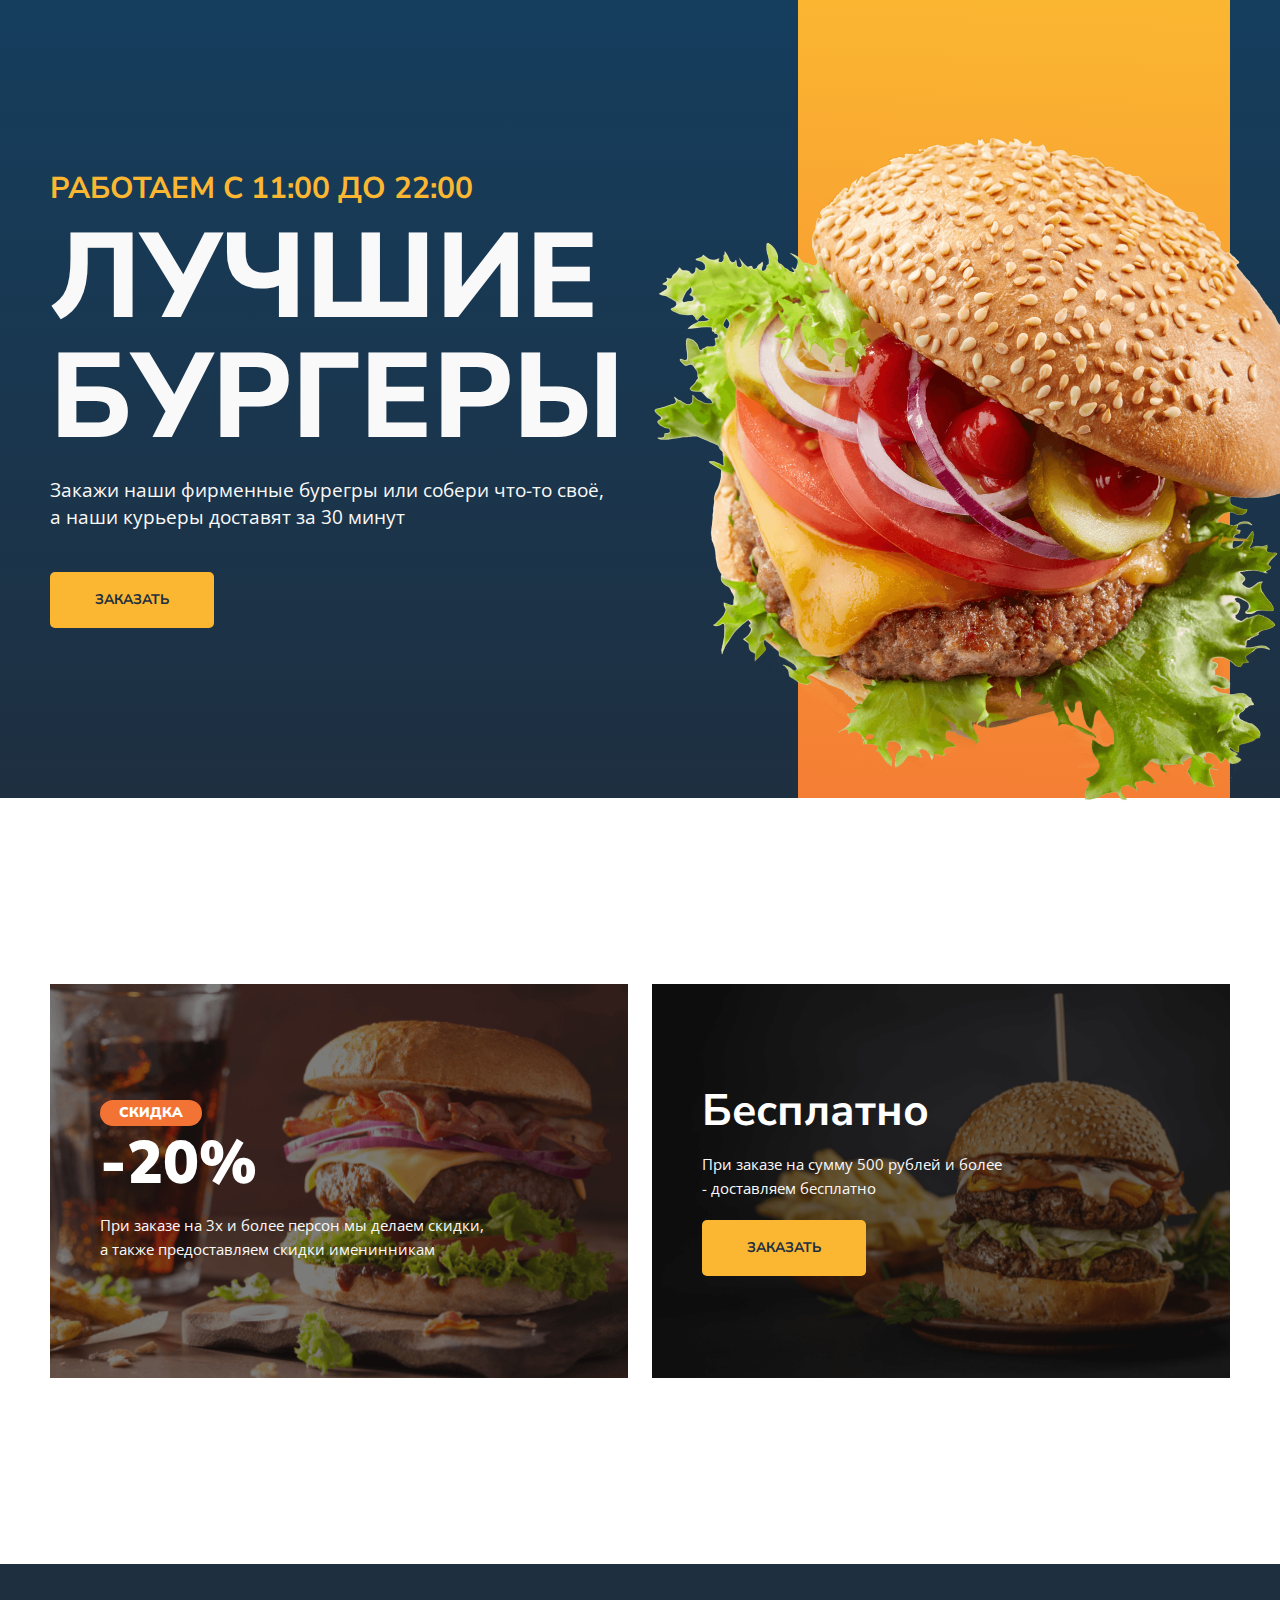
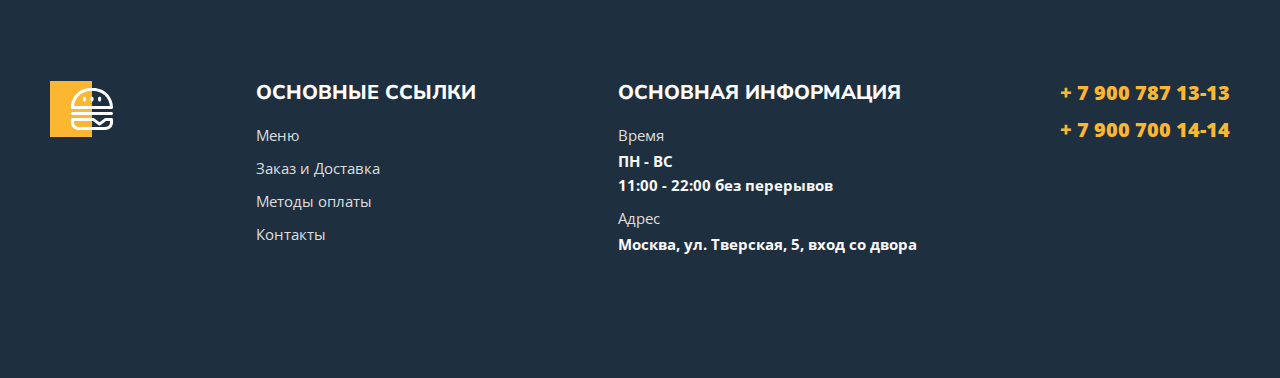
<file: index.html>
<!DOCTYPE html>
<html lang="ru">
  <head>
    <meta charset="UTF-8" />
    <meta http-equiv="X-UA-Compatible" content="IE=edge" />
    <meta name="viewport" content="width=device-width, initial-scale=1.0" />
    <title>Burgers</title>
    <link rel="preconnect" href="https://fonts.googleapis.com" />
    <link rel="preconnect" href="https://fonts.gstatic.com" crossorigin />
    <link
      href="https://fonts.googleapis.com/css2?family=Nunito+Sans:opsz,wght@6..12,600;6..12,700;6..12,800;6..12,900&family=Open+Sans:wght@400;600;700&display=swap"
      rel="stylesheet"
    />
    <link rel="stylesheet" href="styles/normalize.css" />
    <link rel="stylesheet" href="styles/main.css" />
  </head>
  <body>
    <div class="main">
      <div class="wrapper">
        <div class="content">
          <h1 class="content-title">
            <span>работаем с 11:00 до 22:00</span>
            лучшие бургеры
          </h1>
          <p class="content-text">
            Закажи наши фирменные бурегры или собери что-то своё, а&nbsp;наши
            курьеры доставят за&nbsp;30&nbsp;минут
          </p>
          <a class="content-link" href="menu.html">заказать</a>
        </div>
        <div class="visual">
          <div class="visual-bg"></div>
          <img src="images/burger.png" alt="Burger" />
        </div>
      </div>
    </div>
    <div class="promo">
      <div class="wrapper">
        <div class="promo-left">
          <p class="sale">Скидка</p>
          <p class="cost">-20%</p>
          <p class="promo-description">
            При заказе на 3х и более персон мы делаем скидки, а также
            предоставляем скидки именинникам
          </p>
        </div>
        <div class="promo-right">
          <p class="free">Бесплатно</p>
          <p class="promo-description">
            При заказе на сумму 500 рублей и более - доставляем бесплатно
          </p>
          <a href="menu.html">заказать</a>
        </div>
      </div>
    </div>
    <footer class="footer">
      <div class="container">
        <div class="footer-box">
          <div class="footer-item">
            <img class="footer-logo" src="images/logo-footer.svg" alt="Logo" />
          </div>
          <div class="footer-item">
            <h2>основные ссылки</h2>
            <ul class="footer-list">
              <li><a href="menu.html">Меню</a></li>
              <li><a href="#">Заказ и Доставка</a></li>
              <li><a href="#">Методы оплаты</a></li>
              <li><a href="#">Контакты</a></li>
            </ul>
          </div>
          <div class="footer-item">
            <h2>основная информация</h2>
            <ul class="footer-list">
              <li>
                <span>Время</span>
                ПН - ВС <br />
                11:00 - 22:00 без перерывов
              </li>
              <li>
                <span>Адрес</span>
                Москва, ул. Тверская, 5, вход со двора
              </li>
            </ul>
          </div>
          <div class="footer-tel">
            <ul class="footer-list footer-list-tel">
              <li>
                <a href="tel:+79007871313">+ 7 900 787 13-13</a>
              </li>
              <li>
                <a href="tel:+79007001414">+ 7 900 700 14-14</a>
              </li>
            </ul>
          </div>
        </div>
      </div>
    </footer>
  </body>
</html>
</file>
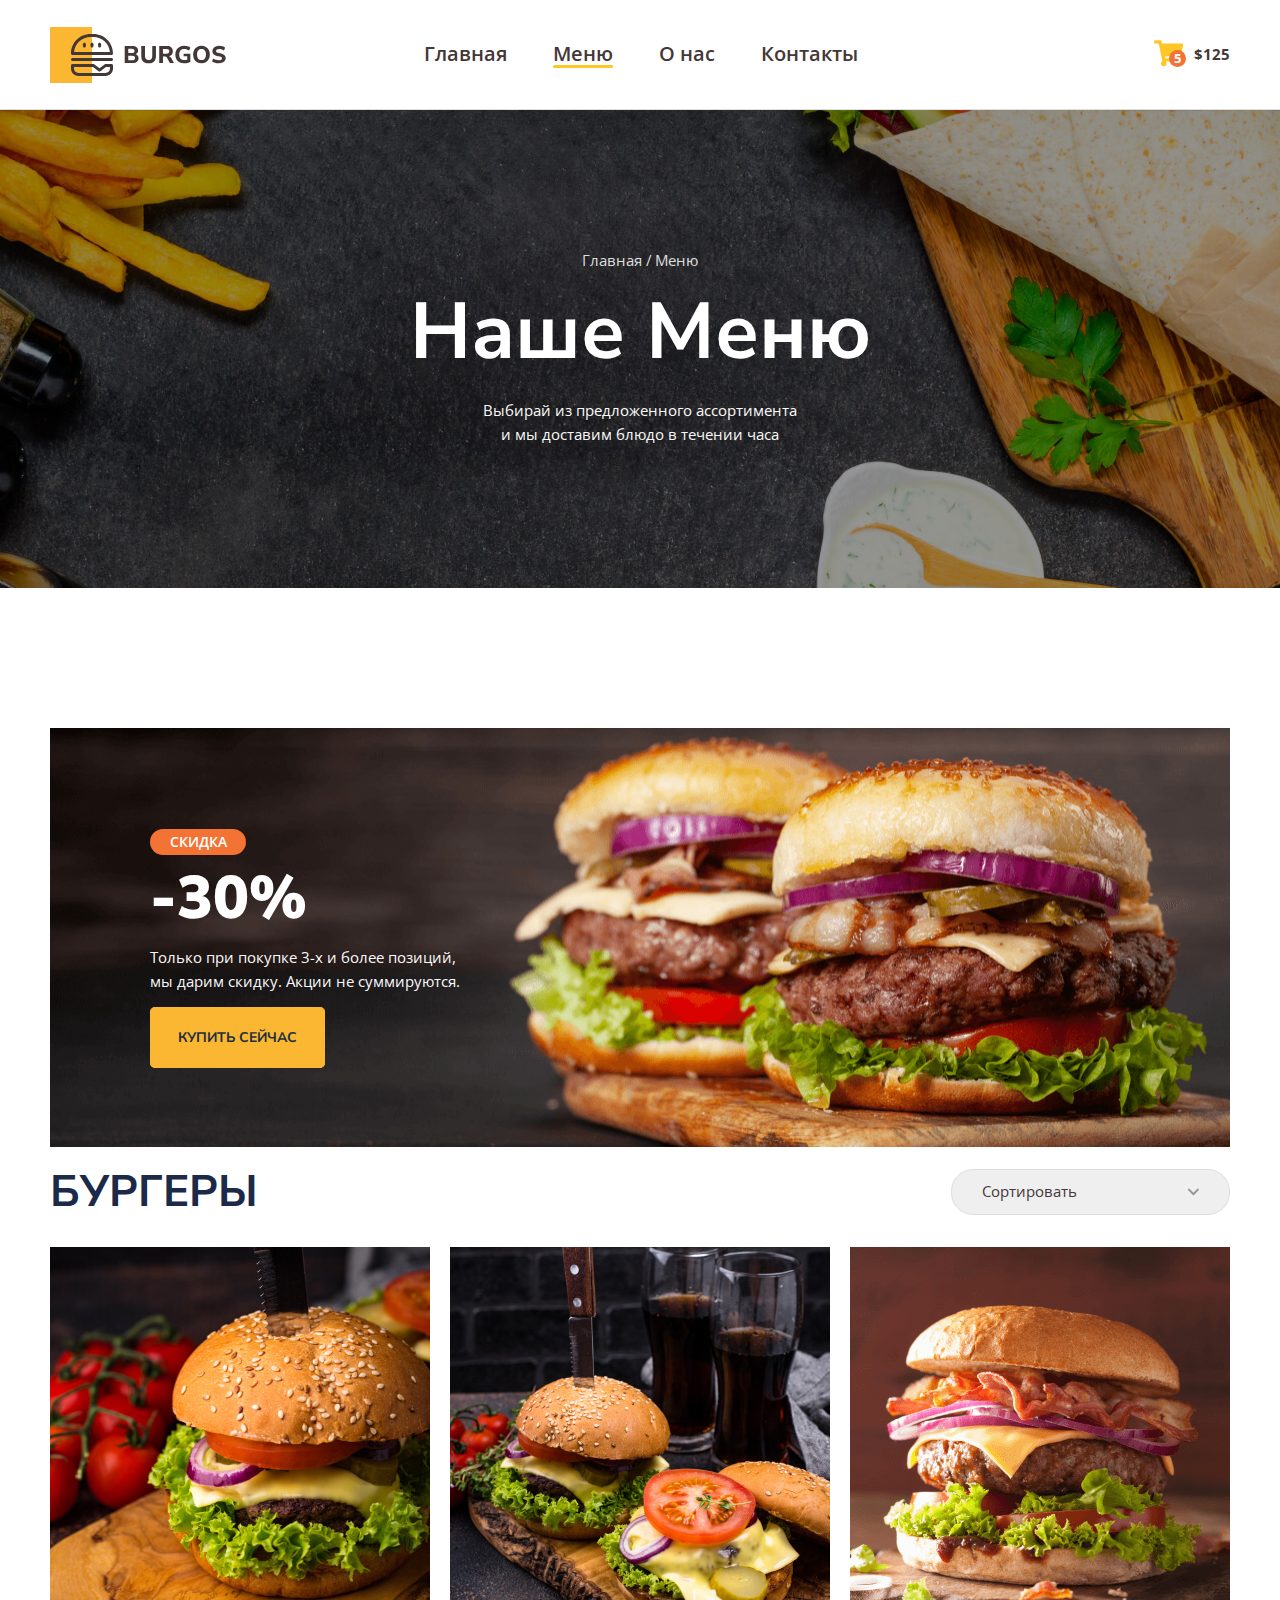
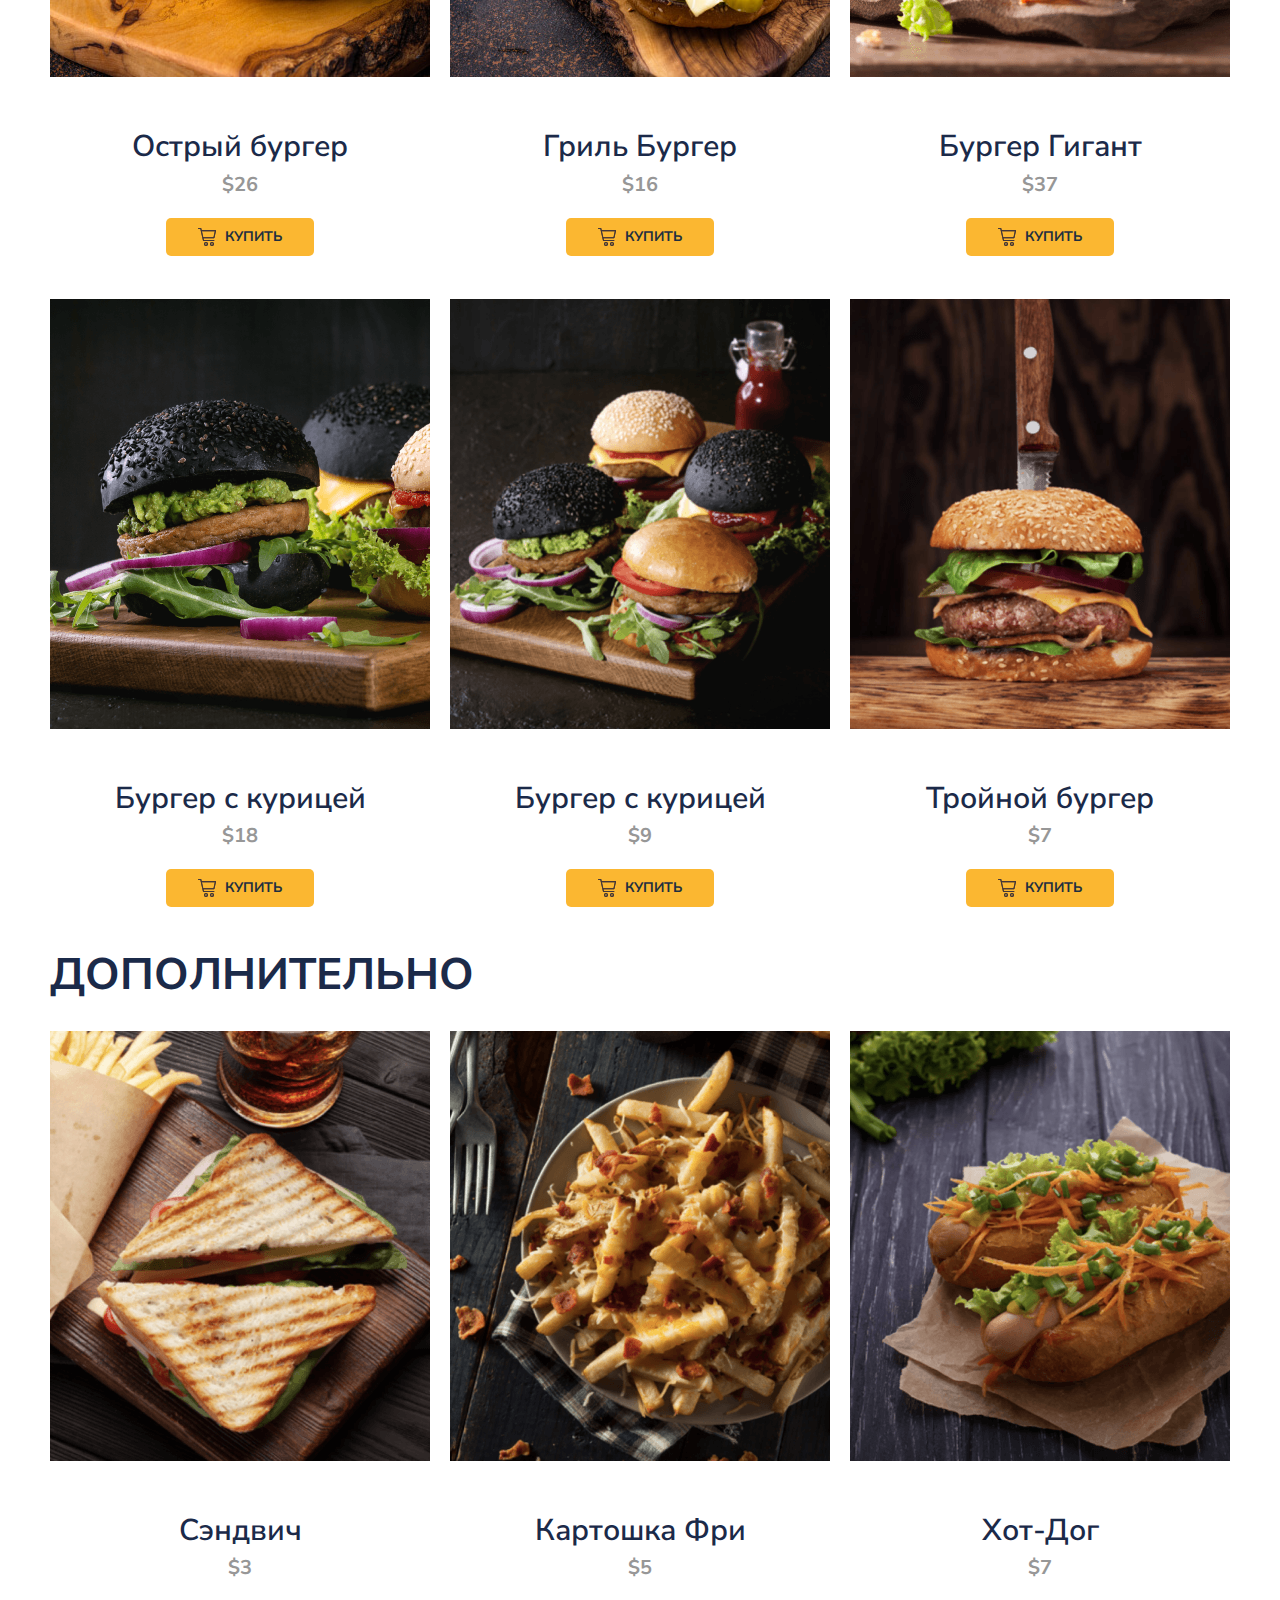
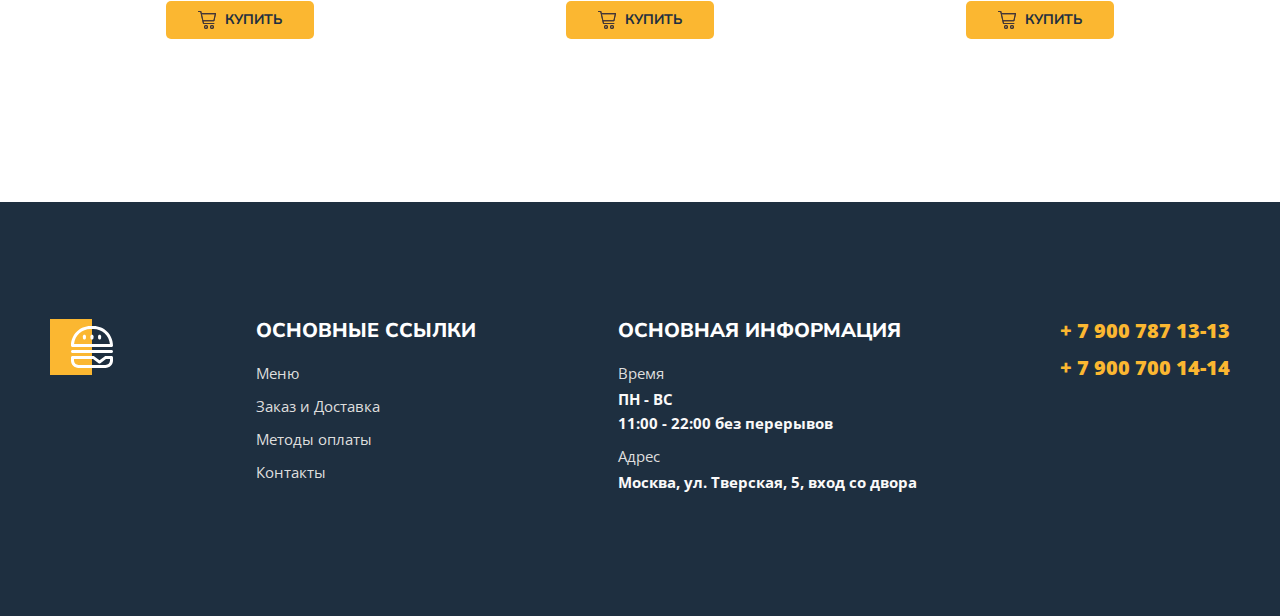
<file: menu.html>
<!DOCTYPE html>
<html lang="ru">
  <head>
    <meta charset="UTF-8" />
    <meta name="viewport" content="width=device-width, initial-scale=1.0" />
    <title>Burger</title>
    <link rel="preconnect" href="https://fonts.googleapis.com" />
    <link rel="preconnect" href="https://fonts.gstatic.com" crossorigin />
    <link
      href="https://fonts.googleapis.com/css2?family=Nunito+Sans:opsz,wght@6..12,600;6..12,700;6..12,800;6..12,900&family=Open+Sans:wght@400;600;700&display=swap"
      rel="stylesheet"
    />
    <link rel="stylesheet" href="styles/normalize.css" />
    <link rel="stylesheet" href="styles/main.css" />
    <link
      rel="apple-touch-icon"
      sizes="192x192"
      href="images/favicon/android-chrome-192x192.png"
    />
    <link
      rel="icon"
      type="image/png"
      sizes="512x512"
      href="images/favicon/android-chrome-512x512.png"
    />
    <link rel="icon" sizes="16x16" href="images/favicon/favicon.ico" />
    <link
      rel="apple-touch-icon"
      sizes="180x180"
      href="images/favicon/apple-touch-icon.png"
    />
    <link
      rel="icon"
      type="image/png"
      sizes="32x32"
      href="images/favicon/favicon-32x32.png"
    />
    <link
      rel="icon"
      type="image/png"
      sizes="16x16"
      href="images/favicon/favicon-16x16.png"
    />
    <link
      rel="mask-icon"
      href="images/favicon/safari-pinned-tab.svg"
      color="#5bbad5"
    />
    <meta name="msapplication-TileColor" content="#da532c" />
    <meta name="theme-color" content="#ffffff" />
  </head>
  <body>
    <header id="headerTop">
      <div class="container">
        <div class="header">
          <div class="header-burger">
            <button class="burger" onclick="openModal()"></button>
          </div>
          <div class="header-item">
            <a href="index.html" class="header-logo"></a>
            <nav>
              <ul class="header-nav">
                <li><a href="index.html">Главная</a></li>
                <li><a href="#" class="active"> Меню</a></li>
                <li><a href="#">О нас</a></li>
                <li><a href="#">Контакты</a></li>
              </ul>
            </nav>
          </div>
          <button type="button" class="button">
            <span class="button-item">
              <img src="images/cart.svg" alt="Корзина" />
              <span class="button-count">5</span>
            </span>
            <span class="button-text">$125</span>
          </button>
        </div>
      </div>
    </header>
    <div class="bg">
      <div class="container">
        <ul class="breadcrumbs">
          <li><a href="index.html">Главная</a></li>
          <li><a href="#">Меню</a></li>
        </ul>
        <h1 class="title">Наше Меню</h1>
        <p class="description">
          Выбирай из предложенного ассортимента и мы доставим блюдо в течении
          часа
        </p>
      </div>
    </div>
    <main>
      <div class="banner">
        <div class="container">
          <div class="banner-box">
            <h2 class="banner-title">
              <span>скидка</span>
              -30%
            </h2>
            <p class="banner-text">
              Только при покупке 3-х и более позиций, мы&nbsp;дарим скидку.
              Акции не суммируются.
            </p>
            <a href="#menuBurger" class="banner-link">купить сейчас</a>
          </div>
        </div>
      </div>
      <section class="menu" id="menuBurger">
        <div class="container">
          <div class="menu-header">
            <h2 class="menu-title">Бургеры</h2>
            <select class="menu-select">
              <option value="">Сортировать</option>
              <option value="up">По возрастанию</option>
              <option value="down">По убыванию</option>
            </select>
          </div>
          <div class="menu-grid">
            <div class="menu-grid-item">
              <div class="menu-grid-cover">
                <img src="images/menu/01.jpg" alt="Острый бургер" />
              </div>
              <p class="menu-grid-title">Острый бургер</p>
              <p class="menu-grid-price">$26</p>
              <button type="button" class="menu-grid-btn">
                <span class="menu-grid-icon">
                  <img src="images/cart-menu.svg" alt="Корзина" />
                </span>
                <span class="menu-grid-text">купить</span>
              </button>
            </div>
            <div class="menu-grid-item">
              <div class="menu-grid-cover">
                <img src="images/menu/02.jpg" alt="Гриль бургер" />
              </div>
              <p class="menu-grid-title">Гриль Бургер</p>
              <p class="menu-grid-price">$16</p>
              <button type="button" class="menu-grid-btn">
                <span class="menu-grid-icon">
                  <img src="images/cart-menu.svg" alt="Корзина" />
                </span>
                <span class="menu-grid-text">купить</span>
              </button>
            </div>
            <div class="menu-grid-item">
              <div class="menu-grid-cover">
                <img src="images/menu/03.jpg" alt="Бургер Гигант" />
              </div>
              <p class="menu-grid-title">Бургер Гигант</p>
              <p class="menu-grid-price">$37</p>
              <button type="button" class="menu-grid-btn">
                <span class="menu-grid-icon">
                  <img src="images/cart-menu.svg" alt="Корзина" />
                </span>
                <span class="menu-grid-text">купить</span>
              </button>
            </div>
            <div class="menu-grid-item">
              <div class="menu-grid-cover">
                <img src="images/menu/04.jpg" alt="Бургер с курицей" />
              </div>
              <p class="menu-grid-title">Бургер с курицей</p>
              <p class="menu-grid-price">$18</p>
              <button type="button" class="menu-grid-btn">
                <span class="menu-grid-icon">
                  <img src="images/cart-menu.svg" alt="Корзина" />
                </span>
                <span class="menu-grid-text">купить</span>
              </button>
            </div>
            <div class="menu-grid-item">
              <div class="menu-grid-cover">
                <img src="images/menu/05.jpg" alt="Бургер с курицей" />
              </div>
              <p class="menu-grid-title">Бургер с курицей</p>
              <p class="menu-grid-price">$9</p>
              <button type="button" class="menu-grid-btn">
                <span class="menu-grid-icon">
                  <img src="images/cart-menu.svg" alt="Корзина" />
                </span>
                <span class="menu-grid-text">купить</span>
              </button>
            </div>
            <div class="menu-grid-item">
              <div class="menu-grid-cover">
                <img src="images/menu/06.jpg" alt="Тройной бургер" />
              </div>
              <p class="menu-grid-title">Тройной бургер</p>
              <p class="menu-grid-price">$7</p>
              <button type="button" class="menu-grid-btn">
                <span class="menu-grid-icon">
                  <img src="images/cart-menu.svg" alt="Корзина" />
                </span>
                <span class="menu-grid-text">купить</span>
              </button>
            </div>
          </div>
        </div>
      </section>
      <section class="menu menu-other">
        <div class="container">
          <div class="menu-bottom">
            <h2 class="menu-title">Дополнительно</h2>
          </div>
          <div class="menu-grid">
            <div class="menu-grid-item">
              <div class="menu-grid-cover">
                <img src="images/menu/07.jpg" alt="Сэндвич" />
              </div>
              <p class="menu-grid-title">Сэндвич</p>
              <p class="menu-grid-price">$3</p>
              <button type="button" class="menu-grid-btn">
                <span class="menu-grid-icon">
                  <img src="images/cart-menu.svg" alt="Корзина" />
                </span>
                <span class="menu-grid-text">купить</span>
              </button>
            </div>
            <div class="menu-grid-item">
              <div class="menu-grid-cover">
                <img src="images/menu/08.jpg" alt="Картошка Фри" />
              </div>
              <p class="menu-grid-title">Картошка Фри</p>
              <p class="menu-grid-price">$5</p>
              <button type="button" class="menu-grid-btn">
                <span class="menu-grid-icon">
                  <img src="images/cart-menu.svg" alt="Корзина" />
                </span>
                <span class="menu-grid-text">купить</span>
              </button>
            </div>
            <div class="menu-grid-item">
              <div class="menu-grid-cover">
                <img src="images/menu/09.jpg" alt="Хот-Дог" />
              </div>
              <p class="menu-grid-title">Хот-Дог</p>
              <p class="menu-grid-price">$7</p>
              <button type="button" class="menu-grid-btn">
                <span class="menu-grid-icon">
                  <img src="images/cart-menu.svg" alt="Корзина" />
                </span>
                <span class="menu-grid-text">купить</span>
              </button>
            </div>
          </div>
        </div>
      </section>
    </main>
    <footer class="footer">
      <div class="container">
        <div class="footer-box">
          <div class="footer-item">
            <img class="footer-logo" src="images/logo-footer.svg" alt="Logo" />
          </div>
          <div class="footer-item">
            <h2>основные ссылки</h2>
            <ul class="footer-list">
              <li><a href="menu.html">Меню</a></li>
              <li><a href="#">Заказ и Доставка</a></li>
              <li><a href="#">Методы оплаты</a></li>
              <li><a href="#">Контакты</a></li>
            </ul>
            <ul class="footer-list footer-list-tel">
              <li>
                <a href="tel:+79007871313">+ 7 900 787 13-13</a>
              </li>
              <li>
                <a href="tel:+79007001414">+ 7 900 700 14-14</a>
              </li>
            </ul>
          </div>
          <div class="footer-item">
            <h2>основная информация</h2>
            <ul class="footer-list">
              <li>
                <span>Время</span>
                ПН - ВС <br />
                11:00 - 22:00 без перерывов
              </li>
              <li>
                <span>Адрес</span>
                Москва, ул. Тверская, 5, вход со двора
              </li>
            </ul>
          </div>
          <div class="footer-tel">
            <ul class="footer-list footer-list-tel">
              <li>
                <a href="tel:+79007871313">+ 7 900 787 13-13</a>
              </li>
              <li>
                <a href="tel:+79007001414">+ 7 900 700 14-14</a>
              </li>
            </ul>
          </div>
        </div>
      </div>
    </footer>
    <a href="#headerTop" class="button-up hidden" id="btnUp">Наверх</a>
    <div class="modal" id="modal">
      <ul class="header-nav">
        <li><a href="index.html">Главная</a></li>
        <li><a href="#" class="active"> Меню</a></li>
        <li><a href="#">О нас</a></li>
        <li><a href="#">Контакты</a></li>
      </ul>
      <button class="burger-close" onclick="closeModal()"></button>
    </div>
    <script>
      // Smooth Scroll

      const links = document.querySelectorAll(".banner-link");
      for (const link of links) {
        link.addEventListener("click", clickHandler);
      }
      function clickHandler(e) {
        e.preventDefault();
        const href = this.getAttribute("href");
        document.querySelector(href).scrollIntoView({
          behavior: "smooth",
        });
      }
      // Button Up

      window.onscroll = function () {
        scrollFunction();
      };
      const upbuttons = document.querySelectorAll(".button-up");
      for (const upbutton of upbuttons) {
        upbutton.addEventListener("click", clickHandler);
      }
      function clickHandler(e) {
        e.preventDefault();
        const href = this.getAttribute("href");
        document.querySelector(href).scrollIntoView({
          behavior: "smooth",
        });
      }
      function scrollFunction() {
        if (
          document.body.scrollTop > 1000 ||
          document.documentElement.scrollTop > 1000
        ) {
          document.getElementById("btnUp").className = "button-up visible";
        } else {
          document.getElementById("btnUp").className = "button-up hidden";
        }
      }
      // Menu

      function openModal() {
        document.getElementById("modal").style.top = "0px";
      }

      function closeModal() {
        document.getElementById("modal").style.top = "-400px";
      }
    </script>
  </body>
</html>
</file>
<file: styles/main.css>
body {
  font-family: "Nunito Sans", sans-serif;
}
.container {
  max-width: 1180px;
  margin: auto;
  padding-left: 15px;
  padding-right: 15px;
}
header {
  border-bottom: 1px solid #dedede;
}
.header {
  font-family: "Open Sans", sans-serif;
  display: flex;
  align-items: center;
  justify-content: space-between;
  padding-top: 26px;
  padding-bottom: 25px;
}
.header-item {
  display: flex;
  align-items: center;
  justify-content: space-between;
  flex-basis: 68.5%;
}
.header-logo {
  display: block;
  background-image: url(../images/logo.svg);
  width: 176px;
  height: 56px;
  background-repeat: no-repeat;
  background-size: cover;
}
.header-nav {
  list-style-type: none;
  display: flex;
  padding-left: 0;
  gap: 46px;
}
.header-nav a {
  font-size: 20px;
  font-weight: 600;
  color: #443737;
  text-decoration: none;
}
.header-nav a:hover {
  color: #ffc725;
}
.header-nav a::after {
  content: "";
  width: 100%;
  height: 3px;
  border-radius: 1.5px;
  background: transparent;
  display: block;
}
.header-nav a.active::after {
  background: #ffc725;
}
.button {
  display: flex;
  align-items: center;
  background-color: transparent;
  border: none;
  padding: 0;
  gap: 10px;
  cursor: pointer;
}
.button-item {
  position: relative;
}
.button-count {
  font-size: 13px;
  font-weight: 700;
  color: #fff;
  background: #f37335;
  border-radius: 100%;
  position: absolute;
  width: 17px;
  height: 17px;
  text-align: center;
  line-height: 1.3;
  bottom: 3px;
  right: -2px;
}
.button-text {
  color: #443737;
  font-size: 15px;
  font-weight: 700;
}
.bg {
  text-align: center;
  color: #fff;
  background-image: url(../images/bg.jpg);
  background-size: cover;
  background-position: center;
  padding: 142px 0;
  margin-bottom: 140px;
}
.breadcrumbs {
  padding-left: 0;
  margin-top: 0;
  list-style-type: none;
  display: flex;
  justify-content: center;
  gap: 7px;
}
.breadcrumbs a {
  color: #dedede;
  font-size: 15px;
  font-family: "Open Sans", sans-serif;
  text-decoration: none;
}
.breadcrumbs a:hover {
  color: #ffc725;
}
.breadcrumbs a:hover::before {
  color: #dedede;
}
.breadcrumbs a::before {
  content: "/";
  position: relative;
  left: -3px;
  pointer-events: none;
}
.breadcrumbs li:first-child a::before {
  display: none;
}
.title {
  font-weight: 700;
  font-size: 79px;
  margin-top: 17px;
  margin-bottom: 20px;
}
.description {
  font-family: "Open Sans", sans-serif;
  font-size: 15px;
  line-height: 1.6;
  color: #faf9f9;
  max-width: 320px;
  margin: 0 auto;
}
.banner-box {
  background-image: url(../images/bg1.png);
  background-repeat: no-repeat;
  background-position: center center;
  background-size: cover;
  padding: 100px;
}
.banner-title {
  font-size: 60px;
  font-weight: 900;
  color: #fff;
  margin-top: 0;
  margin-bottom: 12px;
}
.banner-title span {
  font-family: "Open Sans", sans-serif;
  font-size: 14px;
  font-weight: 600;
  text-transform: uppercase;
  text-decoration: none;
  background-color: #f37335;
  padding: 5px 0;
  border-radius: 14px;
  margin-top: 1px;
  margin-bottom: 9px;
  max-width: 96px;
  box-sizing: border-box;
  display: block;
  text-align: center;
}
.banner-text {
  font-family: "Open Sans", sans-serif;
  font-size: 15px;
  color: #faf9f9;
  max-width: 353px;
  margin-top: 0px;
  margin-bottom: 35px;
  line-height: 1.6;
}
.banner-link {
  font-size: 14px;
  color: #1e2f40;
  text-transform: uppercase;
  text-decoration: none;
  background-color: #fbb731;
  text-align: center;
  padding: 20px 27px;
  border-radius: 5px;
  font-weight: 700;
  margin-top: 18px;
  border: 1px solid #fbb731;
  transition: 0.2s;
}
.banner-link:hover {
  background-color: transparent;
  color: #fbb731;
}
.menu {
  padding-top: 20px;
}
.menu-header {
  display: flex;
  align-items: center;
  justify-content: space-between;
}
.menu-title {
  color: #1b2a49;
  font-size: 44px;
  font-weight: 700;
  text-transform: uppercase;
  margin: 0;
}
.menu-select {
  border: 1px solid #dedede;
  padding: 13px 30px;
  border-radius: 22px;
  color: #443737;
  font-family: Open Sans;
  font-size: 15px;
  font-weight: 400;
  -webkit-appearance: none;
  -moz-appearance: none;
  appearance: none;
  flex-basis: 279px;
  background-image: url(../images/arrow.svg);
  background-size: 12.788px 7.749px;
  background-repeat: no-repeat;
  background-position: 89% center;
}
.menu-grid {
  display: grid;
  grid-template-columns: repeat(3, 1fr);
  gap: 20px;
  padding-top: 30px;
}
.menu-grid-item {
  padding-bottom: 23px;
}
.menu-grid-cover {
  width: 100%;
  height: 430px;
  position: relative;
  overflow: hidden;
  margin-bottom: 23px;
}
.menu-grid-cover img {
  position: absolute;
  left: 50%;
  top: 50%;
  transform: translate(-50%, -50%);
  -o-object-fit: cover;
  object-fit: cover;
  width: 100%;
  height: 430px;
}
.menu-grid-title {
  color: #1b2a49;
  text-align: center;
  font-size: 30px;
  font-weight: 600;
  margin: 0;
  padding-top: 30px;
  padding-bottom: 8px;
}
.menu-grid-price {
  color: #979797;
  text-align: center;
  font-size: 20px;
  font-weight: 700;
  margin: 0;
  padding-bottom: 22px;
}
.menu-grid-btn {
  background-color: #fbb731;
  border-radius: 5px;
  padding: 10px 32px;
  border: none;
  display: flex;
  align-items: center;
  justify-content: center;
  margin: 0 auto;
  gap: 9px;
}
.menu-grid-btn:hover {
  background-color: #f37335;
}
.menu-grid-icon {
  background-image: url(../images/cart-menu.svg);
  background-size: 18px 18px;
  background-repeat: no-repeat;
  display: block;
  width: 18px;
  height: 18px;
}
.menu-grid-text {
  color: #1e2f40;
  font-size: 14px;
  font-weight: 700;
  text-transform: uppercase;
}
.footer {
  background: #1e2f40;
  color: #fff;
  padding-top: 117px;
  padding-bottom: 106px;
  margin-top: 140px;
}
.footer-box {
  display: flex;
  justify-content: space-between;
}
.footer-logo {
  width: 63px;
  height: 56px;
}
.footer-item {
  flex: 0 0 auto;
}
.footer-item h2 {
  font-size: 20px;
  font-weight: 800;
  text-transform: uppercase;
  margin-bottom: 19px;
  margin-top: 0;
}
.footer-list li {
  margin-bottom: 9px;
  font-family: "Open Sans", sans-serif;
  font-size: 15px;
  color: #faf9f9;
  font-weight: 700;
  line-height: 24px;
}
.footer-list a {
  color: #dedede;
  text-decoration: none;
  font-weight: 400;
}
.footer-item span {
  color: #dedede;
  display: block;
  font-weight: 400;
  margin-bottom: 2px;
}
.footer-list-tel {
  margin-top: 0;
}
.footer-list-tel li {
  margin-bottom: 12px;
}
.footer-list-tel a {
  font-size: 20px;
  font-weight: 900;
  color: #fbb731;
}
.footer-list {
  padding-left: 0;
  list-style-type: none;
}
.button-up {
  background-color: #fbb731;
  color: #1e2f40;
  font-size: 14px;
  font-weight: 700;
  text-transform: uppercase;
  text-decoration: none;
  padding: 5px 20px;
  position: fixed;
  bottom: 20px;
  right: 20px;
  border-radius: 5px;
  transition: 1s;
}
.button-up:hover {
  background-color: #f37335;
}
.button-up.hidden {
  opacity: 0;
}
.button-up.visible {
  opacity: 1;
}

/* Style index */

.main {
  background: linear-gradient(180deg, #0c4c7b -100%, #1e2f40 100%);
}
.wrapper {
  max-width: 1180px;
  margin: 0 auto;
  display: flex;
  justify-content: space-between;
}
.content {
  color: #faf9f9;
  flex: 0 0 580px;
  padding-top: 170px;
  padding-bottom: 170px;
}
.content-title {
  font-size: 120px;
  font-weight: 800;
  text-transform: uppercase;
  line-height: 120px;
  margin-bottom: 40px;
  margin-top: 0;
  margin-bottom: 0;
}
.content-title span {
  color: #fbb731;
  font-size: 30px;
  font-weight: 700;
  line-height: 38px;
  display: block;
  margin-bottom: 10px;
}
.content-text {
  font-family: "Open sans", sans-serif;
  font-size: 19px;
  line-height: 1.4;
  margin-bottom: 42px;
}
.content-link,
.promo a {
  color: #1e2f40;
  background-color: #fbb731;
  border-radius: 5px;
  text-decoration: none;
  padding: 20px 45px;
  display: inline-block;
  text-transform: uppercase;
  font-size: 14px;
  font-weight: 700;
}
.visual {
  flex-grow: 1;
  display: flex;
  justify-content: flex-end;
  position: relative;
}
.visual-bg {
  width: 432px;
  height: 100%;
  background: linear-gradient(
    2.42deg,
    #f37335 -19.6%,
    #fbb731 100.79%,
    #fdc830 100.79%
  );
}
.main img {
  width: 829px;
  position: absolute;
  right: -168px;
}
.promo {
  padding-top: 186px;
  padding-bottom: 46px;
}
.promo-left,
.promo-right {
  flex: 0 0 49%;
  color: #fff;
  box-sizing: border-box;
  background-repeat: no-repeat;
  background-size: cover;
  background-position: center;
}
.promo-left {
  background-image: url(../images/promo-left.png);
  padding: 116px 50px;
}
.promo-right {
  background-image: url(../images/promo-right.png);
  padding: 102px 50px;
}
.sale {
  font-size: 14px;
  font-weight: 900;
  background: #f37335;
  padding: 5px 19px;
  border-radius: 14px;
  display: inline-block;
  text-transform: uppercase;
  margin-bottom: 3px;
  margin-top: 0;
}
.cost {
  font-size: 60px;
  font-weight: 900;
  margin-bottom: 8px;
  margin-top: 0;
}
.promo-description {
  font-family: "Open sans", sans-serif;
  color: #faf9f9;
  font-size: 15px;
  line-height: 24px;
  margin-bottom: 0;
}
.promo-left .promo-description {
  max-width: 392px;
}
.promo-right .promo-description {
  max-width: 300px;
  margin-bottom: 20px;
}
.free {
  font-size: 44px;
  font-weight: 700;
  margin-bottom: 10px;
  margin-top: 0;
}

/* Modal */

.burger {
  width: 34px;
  height: 22px;
  background-image: url(../images/burger.svg);
  background-color: transparent;
  background-repeat: no-repeat;
  border: none;
  cursor: pointer;
  background-size: contain;
}

.modal {
  background-color: #fff8dc;
  max-width: 500px;
  text-align: center;
  position: absolute;
  top: -400px;
  left: 0;
  right: 0;
  margin: 20px auto 0;
  padding: 40px 30px;
  box-sizing: border-box;
  transition: 0.5s;
}
.modal .header-nav {
  flex-direction: column;
  align-items: center;
  gap: 23px;
  margin: 0;
}
.burger-close {
  width: 22px;
  height: 22px;
  background-image: url(../images/close.svg);
  background-color: transparent;
  background-size: contain;
  background-repeat: no-repeat;
  border: none;
  position: absolute;
  top: 20px;
  right: 20px;
  cursor: pointer;
}

/* Response */

@media (min-width: 1001px) {
  .footer-list + .footer-list-tel {
    display: none;
  }
}
@media (min-width: 766px) {
  .header-burger {
    display: none;
  }
}

@media (max-width: 1000px) {
  .container {
    max-width: 738px;
  }
  .header-logo {
    max-width: 150px;
    max-height: 48px;
    background-size: contain;
  }
  .header-nav {
    gap: 22px;
  }
  .header-item {
    flex-basis: 75.5%;
  }
  .bg {
    margin-bottom: 72px;
  }
  .banner-box {
    background-position: -80px center;
    padding: 100px 40px 120px;
  }
  .menu-grid {
    grid-template-columns: repeat(2, 1fr);
    gap: 50px 15px;
  }
  .menu-other {
    overflow: hidden;
    height: 558px;
  }
  .menu-other .menu-grid {
    display: flex;
    width: auto;
    overflow-x: scroll;
    overflow-y: hidden;
    padding-bottom: 50px;
  }
  .menu-other .menu-grid-item {
    flex: 0 0 281px;
  }
  .menu-other .menu-grid-cover,
  .menu-other .menu-grid-cover img {
    height: 320px;
  }
  .footer-tel {
    display: none;
  }
  .footer-list + .footer-list-tel {
    display: block;
  }
}
@media (max-width: 765px) {
  nav {
    display: none;
  }
  .header {
    gap: 21px;
  }
}
@media (max-width: 567px) {
  .breadcrumbs a {
    font-size: 14px;
  }
  .title {
    font-size: 38px;
  }
  .description {
    font-size: 12px;
  }
  .bg {
    padding: 55px 0;
  }
  .banner-box {
    background-position: 17% center;
    padding: 35px 24px 54px;
  }
}
@media (max-width: 360px) {
  .header-logo {
    width: 116px;
    height: 37px;
    background-size: contain;
  }
}
@media (max-width: 320px) {
  .banner-box {
    background-position: 25% center;
  }
}
</file>
